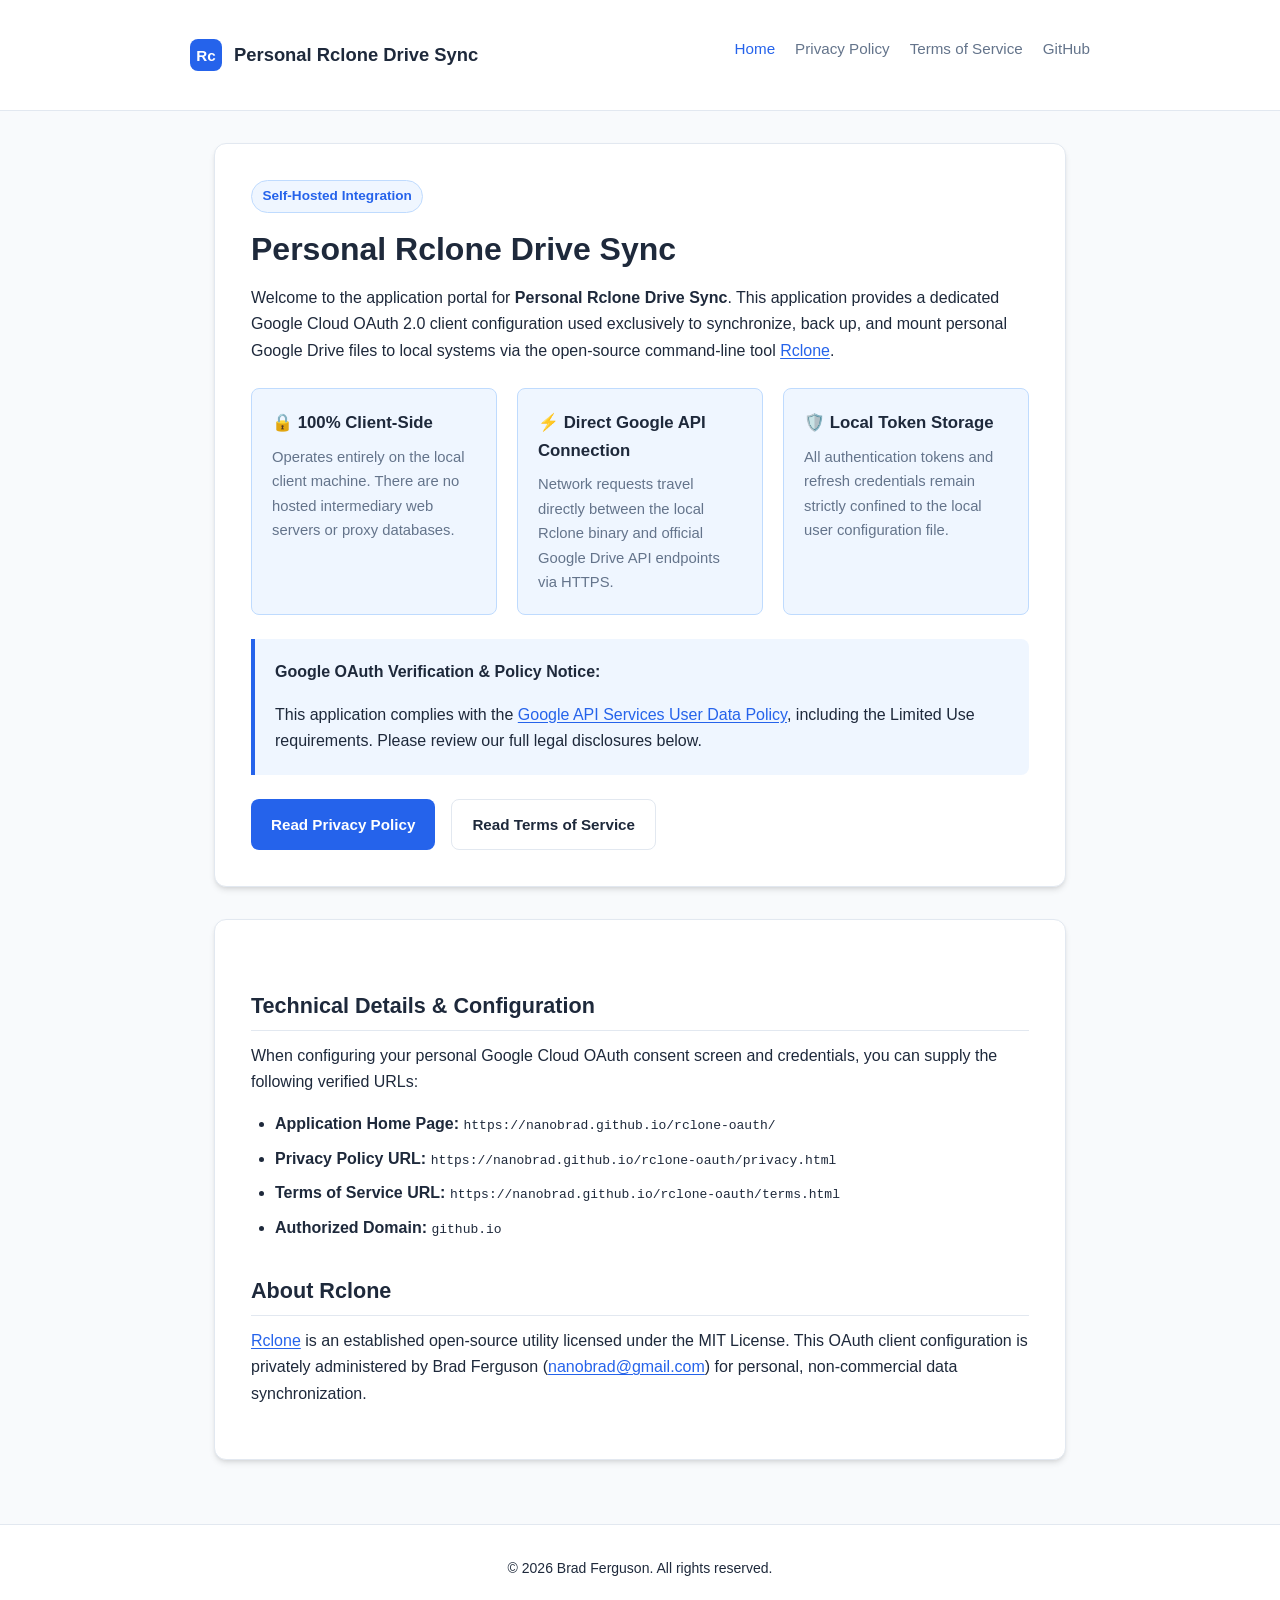
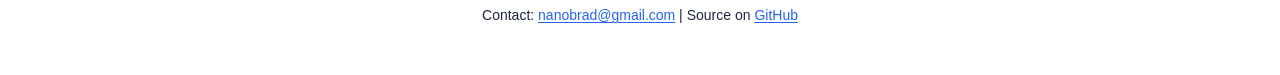
<file: index.html>
<!DOCTYPE html>
<html lang="en">
<head>
  <meta charset="UTF-8">
  <meta name="viewport" content="width=device-width, initial-scale=1.0">
  <title>Personal Rclone Drive Sync</title>
  <meta name="description" content="Application home page, privacy policy, and terms of service for personal Rclone Google Drive OAuth integration.">
  <link rel="stylesheet" href="style.css">
</head>
<body>
  <header>
    <div class="nav-container">
      <a href="index.html" class="logo-area">
        <div class="logo-icon">Rc</div>
        <span>Personal Rclone Drive Sync</span>
      </a>
      <nav>
        <ul>
          <li><a href="index.html" class="active">Home</a></li>
          <li><a href="privacy.html">Privacy Policy</a></li>
          <li><a href="terms.html">Terms of Service</a></li>
          <li><a href="https://github.com/nanobrad/rclone-oauth" target="_blank" rel="noopener">GitHub</a></li>
        </ul>
      </nav>
    </div>
  </header>

  <main>
    <section class="card">
      <span class="badge">Self-Hosted Integration</span>
      <h1>Personal Rclone Drive Sync</h1>
      <p>
        Welcome to the application portal for <strong>Personal Rclone Drive Sync</strong>. 
        This application provides a dedicated Google Cloud OAuth 2.0 client configuration used exclusively 
        to synchronize, back up, and mount personal Google Drive files to local systems via 
        the open-source command-line tool <a href="https://rclone.org/" target="_blank" rel="noopener">Rclone</a>.
      </p>

      <div class="grid-features">
        <div class="feature-box">
          <h3>🔒 100% Client-Side</h3>
          <p>Operates entirely on the local client machine. There are no hosted intermediary web servers or proxy databases.</p>
        </div>
        <div class="feature-box">
          <h3>⚡ Direct Google API Connection</h3>
          <p>Network requests travel directly between the local Rclone binary and official Google Drive API endpoints via HTTPS.</p>
        </div>
        <div class="feature-box">
          <h3>🛡️ Local Token Storage</h3>
          <p>All authentication tokens and refresh credentials remain strictly confined to the local user configuration file.</p>
        </div>
      </div>

      <div class="notice-box">
        <p><strong>Google OAuth Verification & Policy Notice:</strong></p>
        <p>
          This application complies with the 
          <a href="https://developers.google.com/terms/api-services-user-data-policy" target="_blank" rel="noopener">Google API Services User Data Policy</a>, 
          including the Limited Use requirements. Please review our full legal disclosures below.
        </p>
      </div>

      <div class="button-group">
        <a href="privacy.html" class="btn btn-primary">Read Privacy Policy</a>
        <a href="terms.html" class="btn btn-secondary">Read Terms of Service</a>
      </div>
    </section>

    <section class="card">
      <h2>Technical Details & Configuration</h2>
      <p>
        When configuring your personal Google Cloud OAuth consent screen and credentials, you can supply 
        the following verified URLs:
      </p>
      <ul>
        <li><strong>Application Home Page:</strong> <code>https://nanobrad.github.io/rclone-oauth/</code></li>
        <li><strong>Privacy Policy URL:</strong> <code>https://nanobrad.github.io/rclone-oauth/privacy.html</code></li>
        <li><strong>Terms of Service URL:</strong> <code>https://nanobrad.github.io/rclone-oauth/terms.html</code></li>
        <li><strong>Authorized Domain:</strong> <code>github.io</code></li>
      </ul>

      <h2>About Rclone</h2>
      <p>
        <a href="https://rclone.org/" target="_blank" rel="noopener">Rclone</a> is an established open-source utility licensed under the MIT License. 
        This OAuth client configuration is privately administered by Brad Ferguson (<a href="mailto:nanobrad@gmail.com">nanobrad@gmail.com</a>) for personal, non-commercial data synchronization.
      </p>
    </section>
  </main>

  <footer>
    <div class="footer-container">
      <p>&copy; 2026 Brad Ferguson. All rights reserved.</p>
      <p>Contact: <a href="mailto:nanobrad@gmail.com">nanobrad@gmail.com</a> | Source on <a href="https://github.com/nanobrad/rclone-oauth" target="_blank" rel="noopener">GitHub</a></p>
    </div>
  </footer>
</body>
</html>
</file>
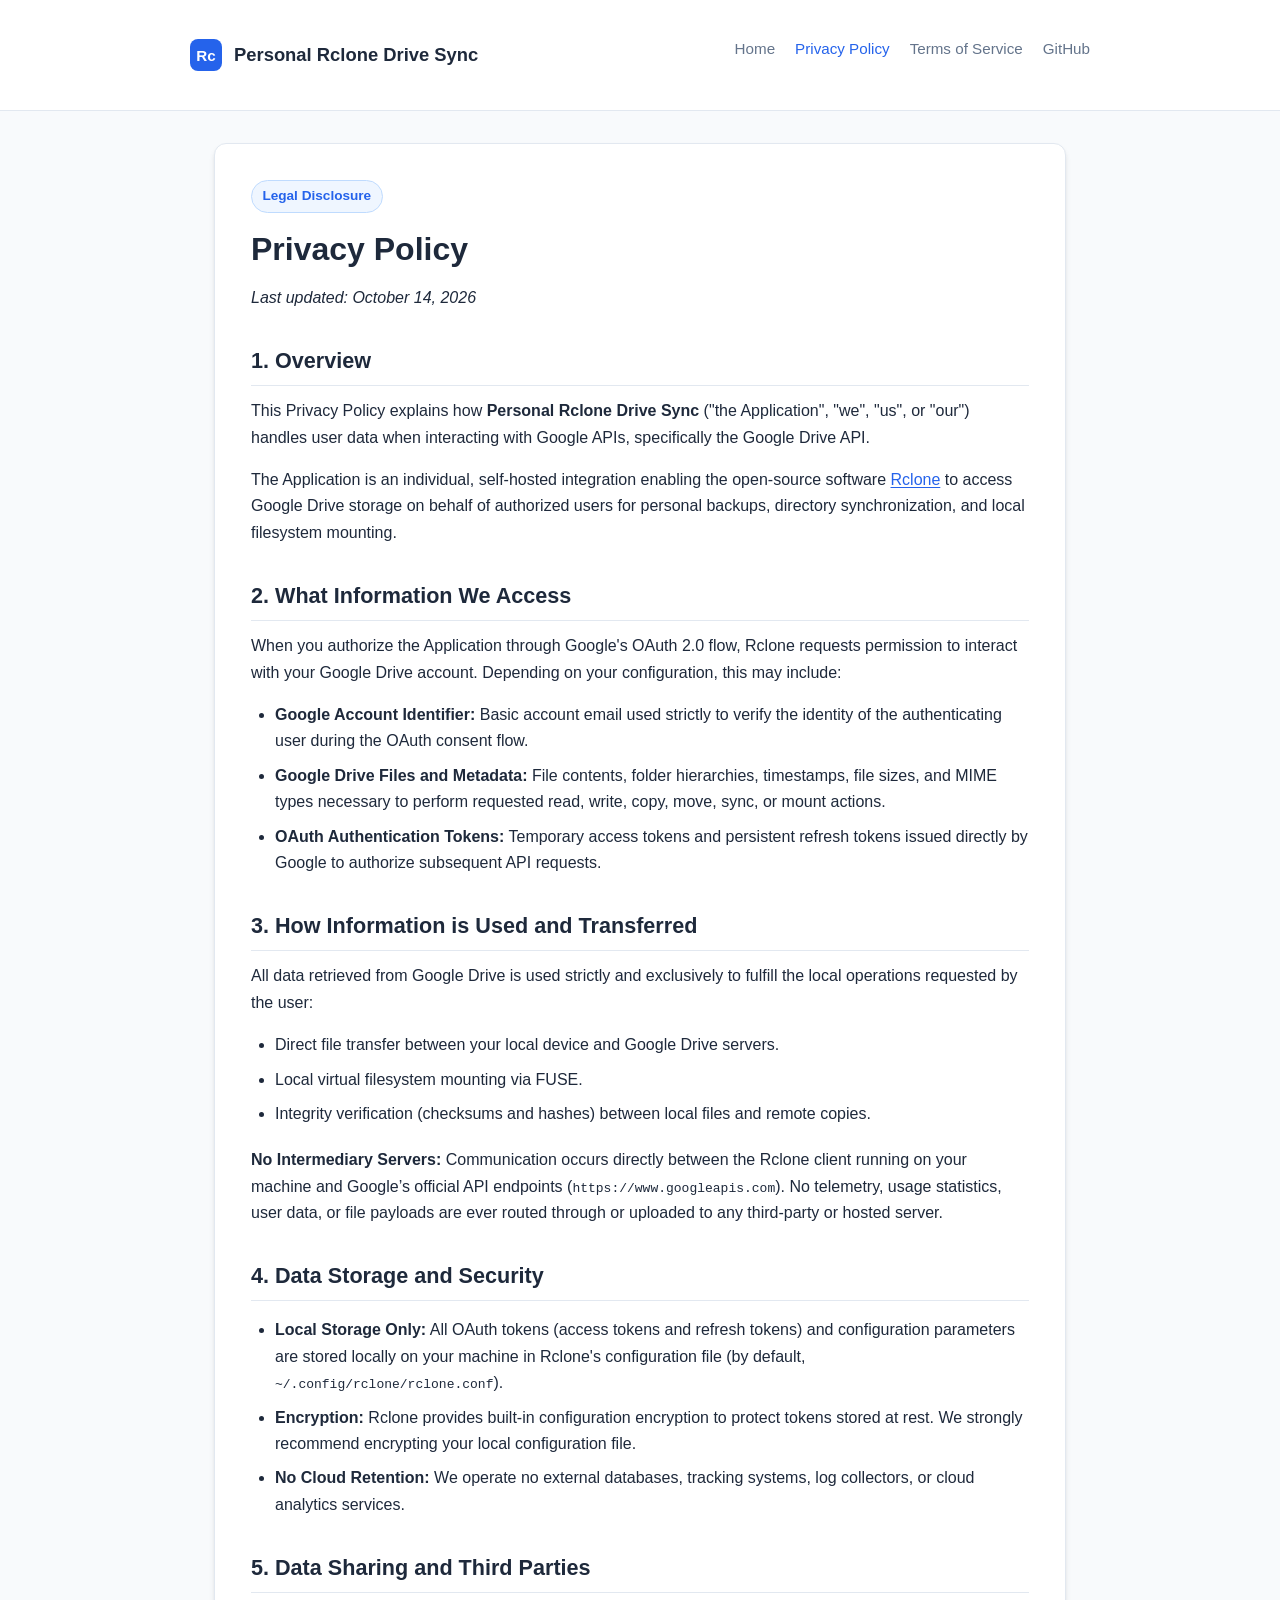
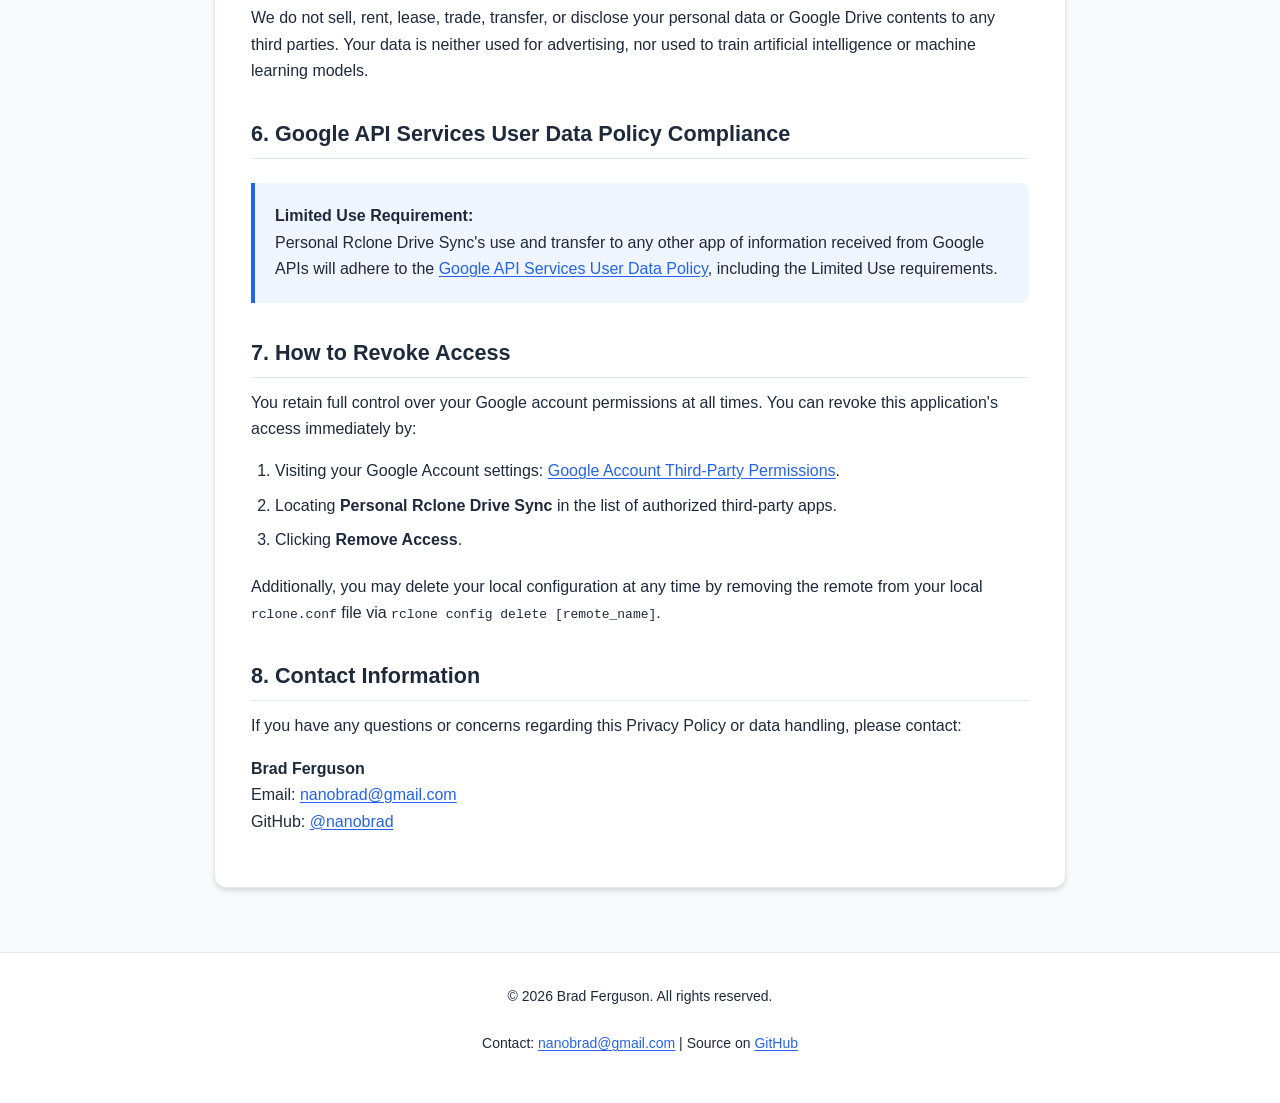
<file: privacy.html>
<!DOCTYPE html>
<html lang="en">
<head>
  <meta charset="UTF-8">
  <meta name="viewport" content="width=device-width, initial-scale=1.0">
  <title>Privacy Policy - Personal Rclone Drive Sync</title>
  <meta name="description" content="Privacy Policy for Personal Rclone Drive Sync OAuth Application.">
  <link rel="stylesheet" href="style.css">
</head>
<body>
  <header>
    <div class="nav-container">
      <a href="index.html" class="logo-area">
        <div class="logo-icon">Rc</div>
        <span>Personal Rclone Drive Sync</span>
      </a>
      <nav>
        <ul>
          <li><a href="index.html">Home</a></li>
          <li><a href="privacy.html" class="active">Privacy Policy</a></li>
          <li><a href="terms.html">Terms of Service</a></li>
          <li><a href="https://github.com/nanobrad/rclone-oauth" target="_blank" rel="noopener">GitHub</a></li>
        </ul>
      </nav>
    </div>
  </header>

  <main>
    <article class="card">
      <span class="badge">Legal Disclosure</span>
      <h1>Privacy Policy</h1>
      <p><em>Last updated: October 14, 2026</em></p>

      <h2>1. Overview</h2>
      <p>
        This Privacy Policy explains how <strong>Personal Rclone Drive Sync</strong> ("the Application", "we", "us", or "our") 
        handles user data when interacting with Google APIs, specifically the Google Drive API.
      </p>
      <p>
        The Application is an individual, self-hosted integration enabling the open-source software 
        <a href="https://rclone.org/" target="_blank" rel="noopener">Rclone</a> to access Google Drive storage on behalf of 
        authorized users for personal backups, directory synchronization, and local filesystem mounting.
      </p>

      <h2>2. What Information We Access</h2>
      <p>When you authorize the Application through Google's OAuth 2.0 flow, Rclone requests permission to interact with your Google Drive account. Depending on your configuration, this may include:</p>
      <ul>
        <li><strong>Google Account Identifier:</strong> Basic account email used strictly to verify the identity of the authenticating user during the OAuth consent flow.</li>
        <li><strong>Google Drive Files and Metadata:</strong> File contents, folder hierarchies, timestamps, file sizes, and MIME types necessary to perform requested read, write, copy, move, sync, or mount actions.</li>
        <li><strong>OAuth Authentication Tokens:</strong> Temporary access tokens and persistent refresh tokens issued directly by Google to authorize subsequent API requests.</li>
      </ul>

      <h2>3. How Information is Used and Transferred</h2>
      <p>All data retrieved from Google Drive is used strictly and exclusively to fulfill the local operations requested by the user:</p>
      <ul>
        <li>Direct file transfer between your local device and Google Drive servers.</li>
        <li>Local virtual filesystem mounting via FUSE.</li>
        <li>Integrity verification (checksums and hashes) between local files and remote copies.</li>
      </ul>
      <p>
        <strong>No Intermediary Servers:</strong> Communication occurs directly between the Rclone client running on your machine and Google’s official API endpoints (<code>https://www.googleapis.com</code>). No telemetry, usage statistics, user data, or file payloads are ever routed through or uploaded to any third-party or hosted server.
      </p>

      <h2>4. Data Storage and Security</h2>
      <ul>
        <li><strong>Local Storage Only:</strong> All OAuth tokens (access tokens and refresh tokens) and configuration parameters are stored locally on your machine in Rclone's configuration file (by default, <code>~/.config/rclone/rclone.conf</code>).</li>
        <li><strong>Encryption:</strong> Rclone provides built-in configuration encryption to protect tokens stored at rest. We strongly recommend encrypting your local configuration file.</li>
        <li><strong>No Cloud Retention:</strong> We operate no external databases, tracking systems, log collectors, or cloud analytics services.</li>
      </ul>

      <h2>5. Data Sharing and Third Parties</h2>
      <p>
        We do not sell, rent, lease, trade, transfer, or disclose your personal data or Google Drive contents to any third parties. 
        Your data is neither used for advertising, nor used to train artificial intelligence or machine learning models.
      </p>

      <h2>6. Google API Services User Data Policy Compliance</h2>
      <div class="notice-box">
        <p>
          <strong>Limited Use Requirement:</strong><br>
          Personal Rclone Drive Sync's use and transfer to any other app of information received from Google APIs will adhere to the 
          <a href="https://developers.google.com/terms/api-services-user-data-policy" target="_blank" rel="noopener">Google API Services User Data Policy</a>, 
          including the Limited Use requirements.
        </p>
      </div>

      <h2>7. How to Revoke Access</h2>
      <p>You retain full control over your Google account permissions at all times. You can revoke this application's access immediately by:</p>
      <ol>
        <li>Visiting your Google Account settings: <a href="https://myaccount.google.com/permissions" target="_blank" rel="noopener">Google Account Third-Party Permissions</a>.</li>
        <li>Locating <strong>Personal Rclone Drive Sync</strong> in the list of authorized third-party apps.</li>
        <li>Clicking <strong>Remove Access</strong>.</li>
      </ol>
      <p>Additionally, you may delete your local configuration at any time by removing the remote from your local <code>rclone.conf</code> file via <code>rclone config delete [remote_name]</code>.</p>

      <h2>8. Contact Information</h2>
      <p>If you have any questions or concerns regarding this Privacy Policy or data handling, please contact:</p>
      <p>
        <strong>Brad Ferguson</strong><br>
        Email: <a href="mailto:nanobrad@gmail.com">nanobrad@gmail.com</a><br>
        GitHub: <a href="https://github.com/nanobrad" target="_blank" rel="noopener">@nanobrad</a>
      </p>
    </article>
  </main>

  <footer>
    <div class="footer-container">
      <p>&copy; 2026 Brad Ferguson. All rights reserved.</p>
      <p>Contact: <a href="mailto:nanobrad@gmail.com">nanobrad@gmail.com</a> | Source on <a href="https://github.com/nanobrad/rclone-oauth" target="_blank" rel="noopener">GitHub</a></p>
    </div>
  </footer>
</body>
</html>
</file>
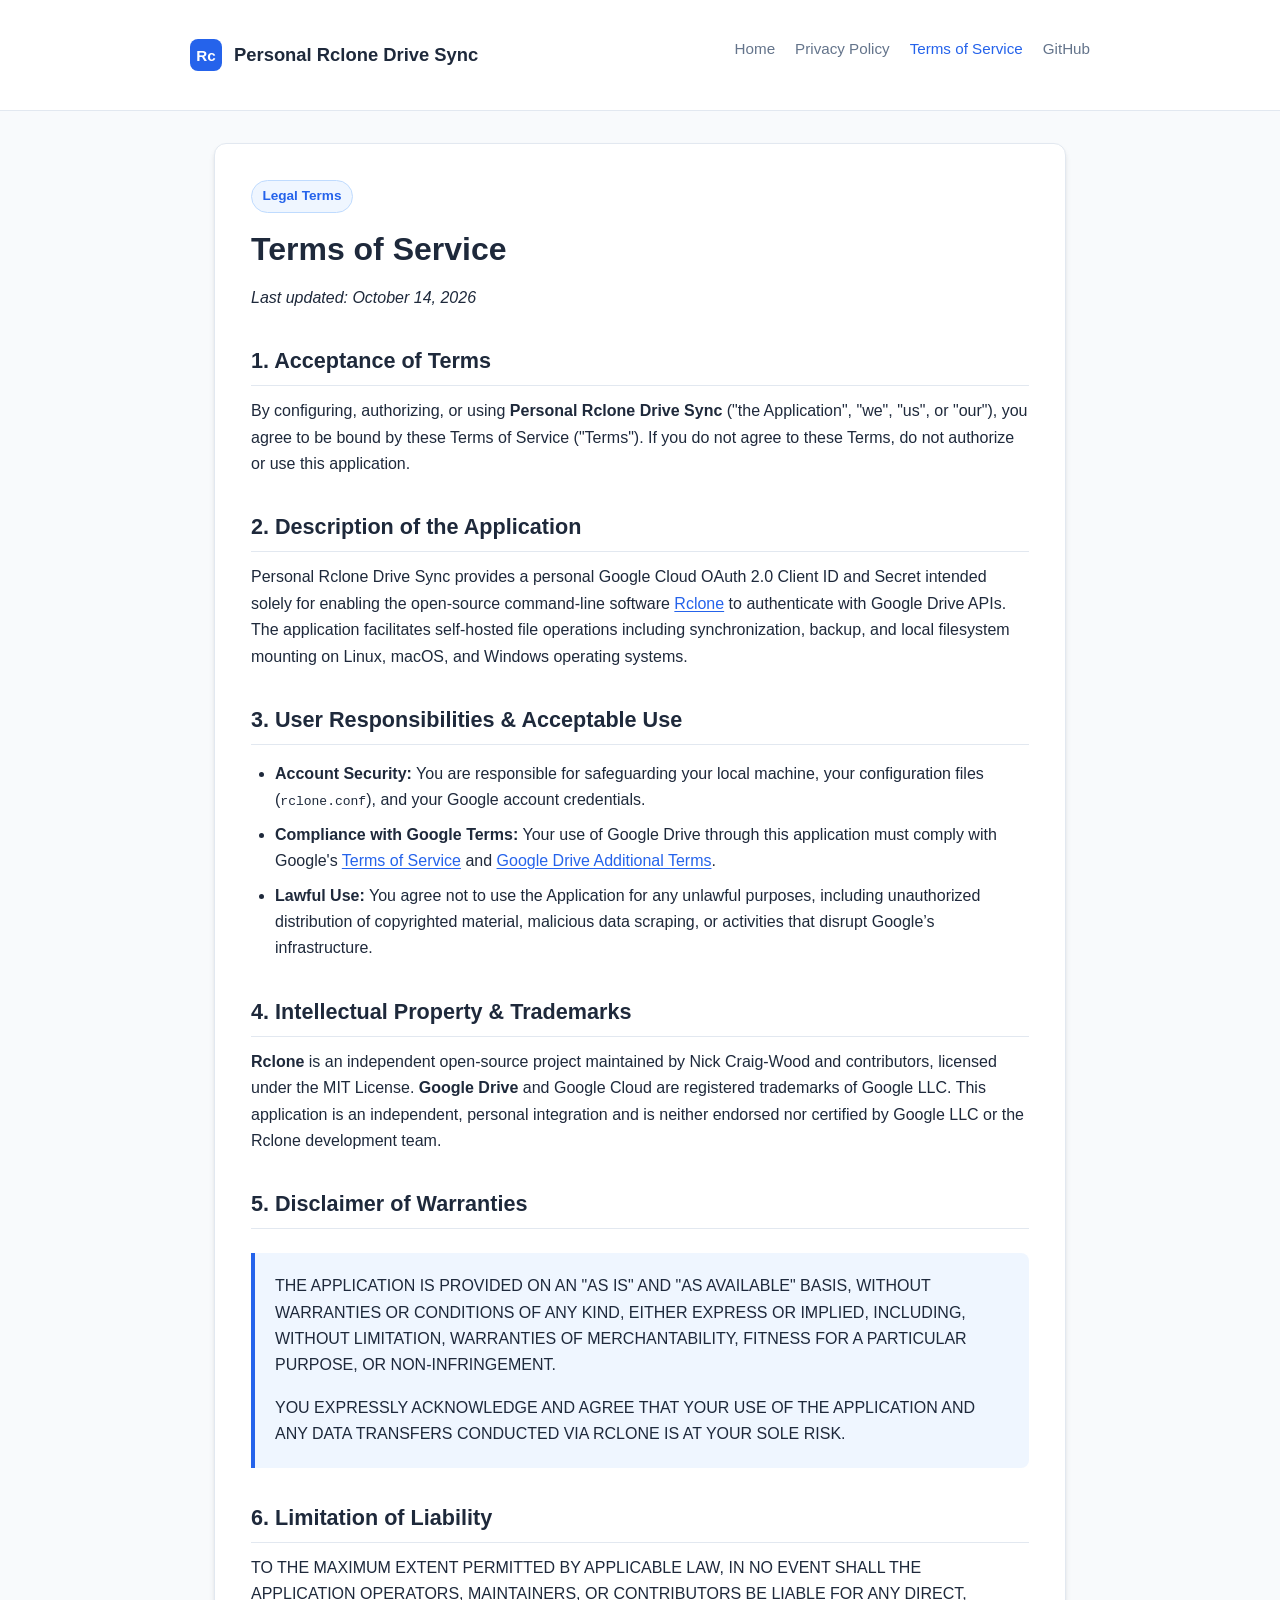
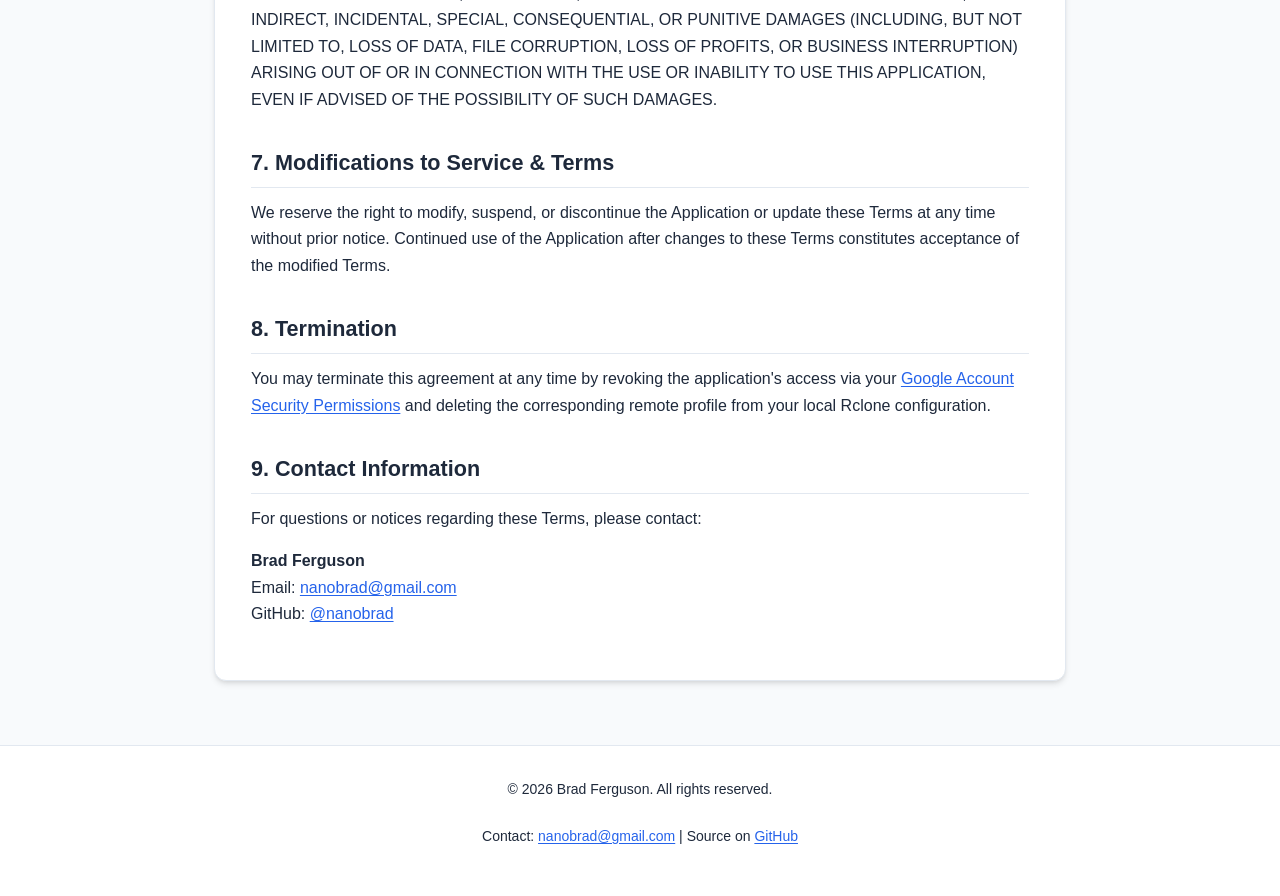
<file: terms.html>
<!DOCTYPE html>
<html lang="en">
<head>
  <meta charset="UTF-8">
  <meta name="viewport" content="width=device-width, initial-scale=1.0">
  <title>Terms of Service - Personal Rclone Drive Sync</title>
  <meta name="description" content="Terms of Service for Personal Rclone Drive Sync OAuth Application.">
  <link rel="stylesheet" href="style.css">
</head>
<body>
  <header>
    <div class="nav-container">
      <a href="index.html" class="logo-area">
        <div class="logo-icon">Rc</div>
        <span>Personal Rclone Drive Sync</span>
      </a>
      <nav>
        <ul>
          <li><a href="index.html">Home</a></li>
          <li><a href="privacy.html">Privacy Policy</a></li>
          <li><a href="terms.html" class="active">Terms of Service</a></li>
          <li><a href="https://github.com/nanobrad/rclone-oauth" target="_blank" rel="noopener">GitHub</a></li>
        </ul>
      </nav>
    </div>
  </header>

  <main>
    <article class="card">
      <span class="badge">Legal Terms</span>
      <h1>Terms of Service</h1>
      <p><em>Last updated: October 14, 2026</em></p>

      <h2>1. Acceptance of Terms</h2>
      <p>
        By configuring, authorizing, or using <strong>Personal Rclone Drive Sync</strong> ("the Application", "we", "us", or "our"), 
        you agree to be bound by these Terms of Service ("Terms"). If you do not agree to these Terms, do not authorize 
        or use this application.
      </p>

      <h2>2. Description of the Application</h2>
      <p>
        Personal Rclone Drive Sync provides a personal Google Cloud OAuth 2.0 Client ID and Secret intended solely for enabling 
        the open-source command-line software <a href="https://rclone.org/" target="_blank" rel="noopener">Rclone</a> to authenticate 
        with Google Drive APIs. The application facilitates self-hosted file operations including synchronization, backup, 
        and local filesystem mounting on Linux, macOS, and Windows operating systems.
      </p>

      <h2>3. User Responsibilities & Acceptable Use</h2>
      <ul>
        <li><strong>Account Security:</strong> You are responsible for safeguarding your local machine, your configuration files (<code>rclone.conf</code>), and your Google account credentials.</li>
        <li><strong>Compliance with Google Terms:</strong> Your use of Google Drive through this application must comply with Google's <a href="https://policies.google.com/terms" target="_blank" rel="noopener">Terms of Service</a> and <a href="https://www.google.com/drive/terms-of-service/" target="_blank" rel="noopener">Google Drive Additional Terms</a>.</li>
        <li><strong>Lawful Use:</strong> You agree not to use the Application for any unlawful purposes, including unauthorized distribution of copyrighted material, malicious data scraping, or activities that disrupt Google’s infrastructure.</li>
      </ul>

      <h2>4. Intellectual Property & Trademarks</h2>
      <p>
        <strong>Rclone</strong> is an independent open-source project maintained by Nick Craig-Wood and contributors, licensed under the MIT License. 
        <strong>Google Drive</strong> and Google Cloud are registered trademarks of Google LLC. This application is an independent, personal integration and is neither endorsed nor certified by Google LLC or the Rclone development team.
      </p>

      <h2>5. Disclaimer of Warranties</h2>
      <div class="notice-box">
        <p>
          THE APPLICATION IS PROVIDED ON AN "AS IS" AND "AS AVAILABLE" BASIS, WITHOUT WARRANTIES OR CONDITIONS OF ANY KIND, EITHER EXPRESS OR IMPLIED, INCLUDING, WITHOUT LIMITATION, WARRANTIES OF MERCHANTABILITY, FITNESS FOR A PARTICULAR PURPOSE, OR NON-INFRINGEMENT.
        </p>
        <p>
          YOU EXPRESSLY ACKNOWLEDGE AND AGREE THAT YOUR USE OF THE APPLICATION AND ANY DATA TRANSFERS CONDUCTED VIA RCLONE IS AT YOUR SOLE RISK.
        </p>
      </div>

      <h2>6. Limitation of Liability</h2>
      <p>
        TO THE MAXIMUM EXTENT PERMITTED BY APPLICABLE LAW, IN NO EVENT SHALL THE APPLICATION OPERATORS, MAINTAINERS, OR CONTRIBUTORS BE LIABLE FOR ANY DIRECT, INDIRECT, INCIDENTAL, SPECIAL, CONSEQUENTIAL, OR PUNITIVE DAMAGES (INCLUDING, BUT NOT LIMITED TO, LOSS OF DATA, FILE CORRUPTION, LOSS OF PROFITS, OR BUSINESS INTERRUPTION) ARISING OUT OF OR IN CONNECTION WITH THE USE OR INABILITY TO USE THIS APPLICATION, EVEN IF ADVISED OF THE POSSIBILITY OF SUCH DAMAGES.
      </p>

      <h2>7. Modifications to Service & Terms</h2>
      <p>
        We reserve the right to modify, suspend, or discontinue the Application or update these Terms at any time without prior notice. 
        Continued use of the Application after changes to these Terms constitutes acceptance of the modified Terms.
      </p>

      <h2>8. Termination</h2>
      <p>
        You may terminate this agreement at any time by revoking the application's access via your 
        <a href="https://myaccount.google.com/permissions" target="_blank" rel="noopener">Google Account Security Permissions</a> 
        and deleting the corresponding remote profile from your local Rclone configuration.
      </p>

      <h2>9. Contact Information</h2>
      <p>For questions or notices regarding these Terms, please contact:</p>
      <p>
        <strong>Brad Ferguson</strong><br>
        Email: <a href="mailto:nanobrad@gmail.com">nanobrad@gmail.com</a><br>
        GitHub: <a href="https://github.com/nanobrad" target="_blank" rel="noopener">@nanobrad</a>
      </p>
    </article>
  </main>

  <footer>
    <div class="footer-container">
      <p>&copy; 2026 Brad Ferguson. All rights reserved.</p>
      <p>Contact: <a href="mailto:nanobrad@gmail.com">nanobrad@gmail.com</a> | Source on <a href="https://github.com/nanobrad/rclone-oauth" target="_blank" rel="noopener">GitHub</a></p>
    </div>
  </footer>
</body>
</html>
</file>
<file: style.css>
:root {
  --bg-color: #f8fafc;
  --card-bg: #ffffff;
  --text-main: #1e293b;
  --text-muted: #64748b;
  --border-color: #e2e8f0;
  --primary: #2563eb;
  --primary-hover: #1d4ed8;
  --accent-bg: #eff6ff;
  --accent-border: #bfdbfe;
  --shadow: 0 4px 6px -1px rgb(0 0 0 / 0.1), 0 2px 4px -2px rgb(0 0 0 / 0.1);
  --radius: 12px;
}

@media (prefers-color-scheme: dark) {
  :root {
    --bg-color: #0f172a;
    --card-bg: #1e293b;
    --text-main: #f1f5f9;
    --text-muted: #94a3b8;
    --border-color: #334155;
    --primary: #3b82f6;
    --primary-hover: #60a5fa;
    --accent-bg: #1e293b;
    --accent-border: #3b82f6;
    --shadow: 0 4px 6px -1px rgb(0 0 0 / 0.5);
  }
}

* {
  box-sizing: border-box;
  margin: 0;
  padding: 0;
}

body {
  font-family: -apple-system, BlinkMacSystemFont, 'Segoe UI', Roboto, Helvetica, Arial, sans-serif;
  background-color: var(--bg-color);
  color: var(--text-main);
  line-height: 1.65;
  min-height: 100vh;
  display: flex;
  flex-direction: column;
}

header {
  border-bottom: 1px solid var(--border-color);
  background-color: var(--card-bg);
  padding: 1.25rem 1.5rem;
  position: sticky;
  top: 0;
  z-index: 10;
}

.nav-container {
  max-width: 900px;
  margin: 0 auto;
  display: flex;
  justify-content: space-between;
  align-items: center;
  flex-wrap: wrap;
  gap: 1rem;
}

.logo-area {
  display: flex;
  align-items: center;
  gap: 0.75rem;
  font-weight: 700;
  font-size: 1.15rem;
  color: var(--text-main);
  text-decoration: none;
}

.logo-icon {
  width: 2rem;
  height: 2rem;
  background: var(--primary);
  color: #ffffff;
  display: flex;
  align-items: center;
  justify-content: center;
  border-radius: 8px;
  font-weight: 800;
  font-size: 0.95rem;
}

nav ul {
  display: flex;
  list-style: none;
  gap: 1.25rem;
}

nav a {
  text-decoration: none;
  color: var(--text-muted);
  font-weight: 500;
  font-size: 0.95rem;
  transition: color 0.15s ease;
}

nav a:hover,
nav a.active {
  color: var(--primary);
}

main {
  flex: 1;
  max-width: 900px;
  width: 100%;
  margin: 2rem auto;
  padding: 0 1.5rem;
}

.card {
  background: var(--card-bg);
  border: 1px solid var(--border-color);
  border-radius: var(--radius);
  padding: 2.25rem;
  box-shadow: var(--shadow);
  margin-bottom: 2rem;
}

h1 {
  font-size: 2rem;
  line-height: 1.25;
  margin-bottom: 1rem;
  color: var(--text-main);
}

h2 {
  font-size: 1.35rem;
  margin-top: 2rem;
  margin-bottom: 0.75rem;
  color: var(--text-main);
  border-bottom: 1px solid var(--border-color);
  padding-bottom: 0.4rem;
}

h3 {
  font-size: 1.1rem;
  margin-top: 1.25rem;
  margin-bottom: 0.5rem;
  color: var(--text-main);
}

p {
  margin-bottom: 1rem;
  color: var(--text-main);
}

ul, ol {
  margin: 1rem 0 1.25rem 1.5rem;
}

li {
  margin-bottom: 0.5rem;
}

a {
  color: var(--primary);
  text-decoration: underline;
  text-underline-offset: 2px;
}

a:hover {
  color: var(--primary-hover);
}

.badge {
  display: inline-block;
  background: var(--accent-bg);
  border: 1px solid var(--accent-border);
  color: var(--primary);
  font-size: 0.85rem;
  font-weight: 600;
  padding: 0.25rem 0.65rem;
  border-radius: 9999px;
  margin-bottom: 1rem;
}

.grid-features {
  display: grid;
  grid-template-columns: repeat(auto-fit, minmax(240px, 1fr));
  gap: 1.25rem;
  margin: 1.5rem 0;
}

.feature-box {
  background: var(--accent-bg);
  border: 1px solid var(--accent-border);
  border-radius: 8px;
  padding: 1.25rem;
}

.feature-box h3 {
  margin-top: 0;
  margin-bottom: 0.5rem;
  font-size: 1.05rem;
}

.feature-box p {
  font-size: 0.925rem;
  margin-bottom: 0;
  color: var(--text-muted);
}

.notice-box {
  background: var(--accent-bg);
  border-left: 4px solid var(--primary);
  padding: 1.25rem;
  border-radius: 0 8px 8px 0;
  margin: 1.5rem 0;
}

.notice-box p:last-child {
  margin-bottom: 0;
}

.button-group {
  display: flex;
  flex-wrap: wrap;
  gap: 1rem;
  margin-top: 1.5rem;
}

.btn {
  display: inline-flex;
  align-items: center;
  justify-content: center;
  padding: 0.75rem 1.25rem;
  font-size: 0.95rem;
  font-weight: 600;
  border-radius: 8px;
  text-decoration: none;
  transition: all 0.15s ease;
}

.btn-primary {
  background: var(--primary);
  color: #ffffff;
}

.btn-primary:hover {
  background: var(--primary-hover);
  color: #ffffff;
}

.btn-secondary {
  background: transparent;
  color: var(--text-main);
  border: 1px solid var(--border-color);
}

.btn-secondary:hover {
  background: var(--border-color);
}

footer {
  border-top: 1px solid var(--border-color);
  background-color: var(--card-bg);
  padding: 2rem 1.5rem;
  margin-top: auto;
  font-size: 0.875rem;
  color: var(--text-muted);
  text-align: center;
}

.footer-container {
  max-width: 900px;
  margin: 0 auto;
  display: flex;
  flex-direction: column;
  gap: 0.5rem;
}
</file>
